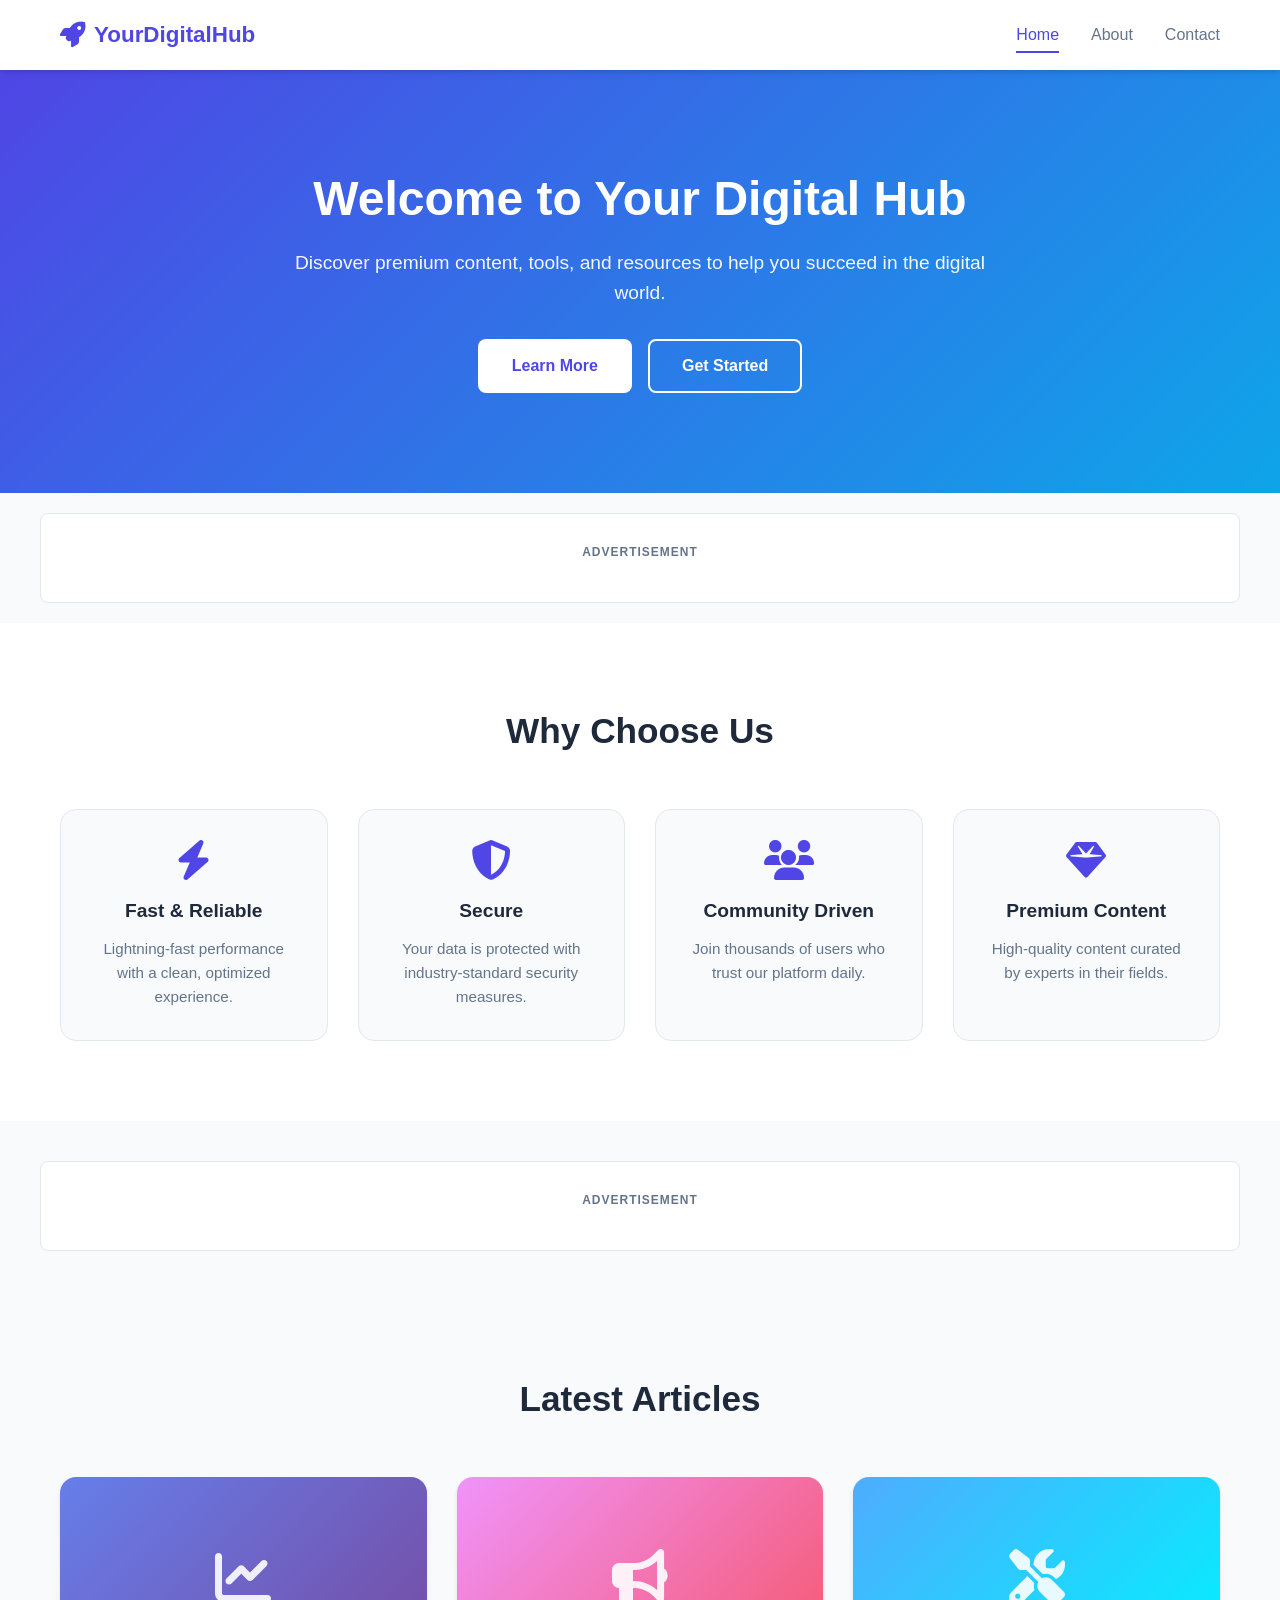
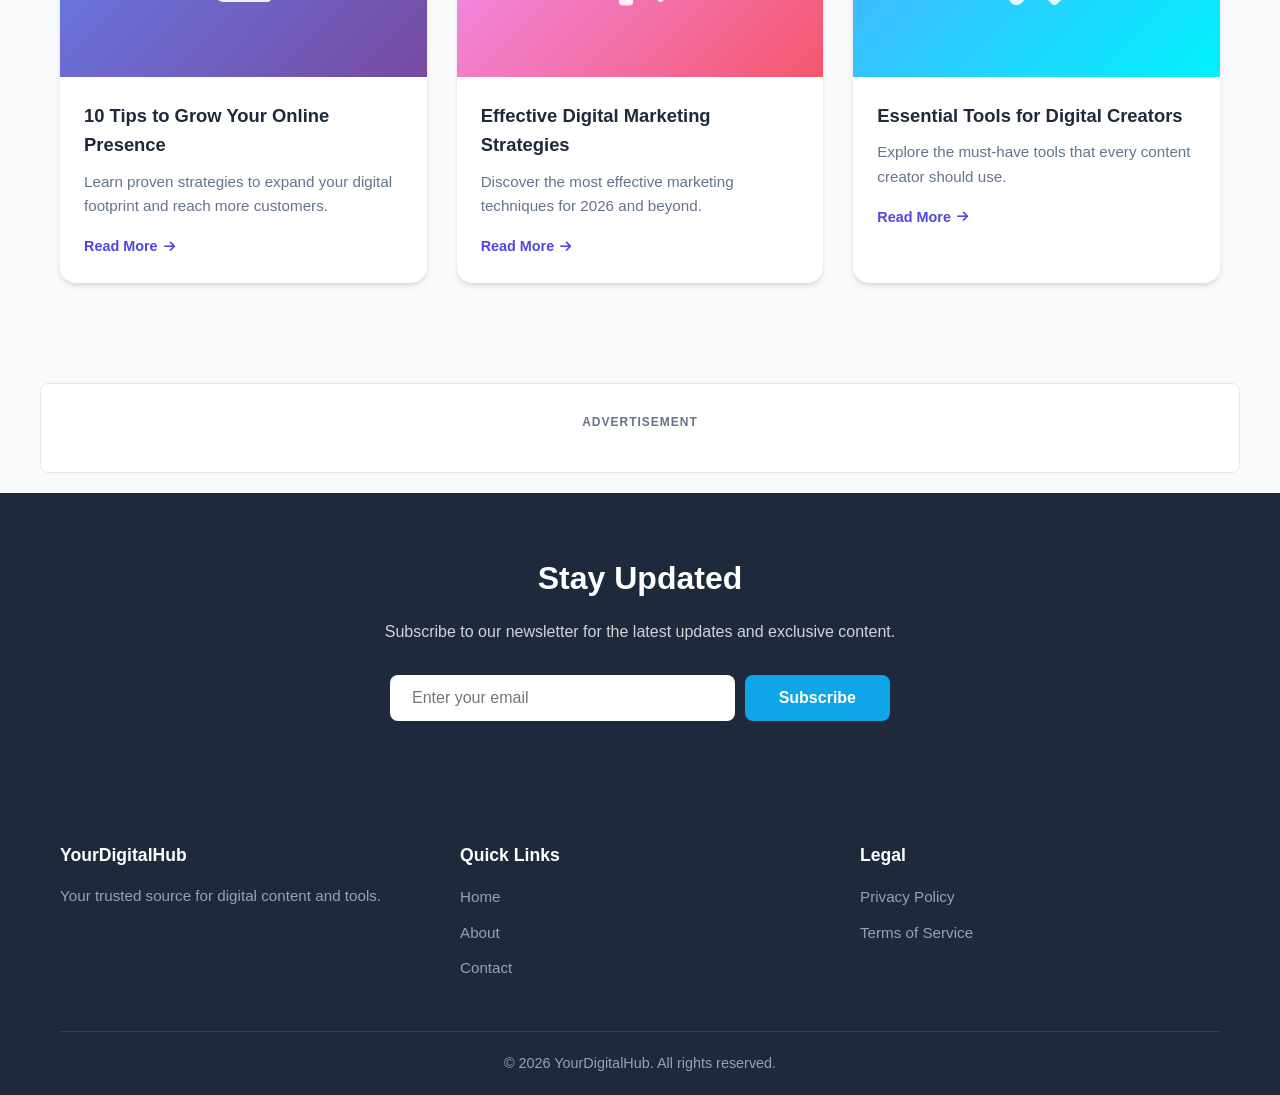
<file: index.html>
<!DOCTYPE html>
<html lang="en">
<head>
    <meta charset="UTF-8">
    <meta name="viewport" content="width=device-width, initial-scale=1.0">
    <meta name="description" content="Your Modern Digital Hub - Discover premium content, tools, and resources">
    <meta name="keywords" content="digital, content, tools, resources, blog">
    <title>Your Digital Hub | Premium Content & Tools</title>
    <!-- ===== GOOGLE ADSENSE SCRIPT ===== -->
    <!-- Replace ca-pub-XXXXXXXXXXXXXXXX with your actual AdSense Publisher ID -->
    <script async src="https://pagead2.googlesyndication.com/pagead/js/adsbygoogle.js?client=ca-pub-XXXXXXXXXXXXXXXX" crossorigin="anonymous"></script>
    <link rel="stylesheet" href="css/style.css">
    <!-- Font Awesome for icons -->
    <link rel="stylesheet" href="https://cdnjs.cloudflare.com/ajax/libs/font-awesome/6.5.1/css/all.min.css">
</head>
<body>
    <!-- ===== HEADER / NAVIGATION ===== -->
    <header class="site-header">
        <nav class="navbar">
            <div class="nav-brand">
                <a href="index.html"><i class="fas fa-rocket"></i> YourDigitalHub</a>
            </div>
            <ul class="nav-links">
                <li><a href="index.html" class="active">Home</a></li>
                <li><a href="about.html">About</a></li>
                <li><a href="contact.html">Contact</a></li>
            </ul>
            <button class="nav-toggle" aria-label="Toggle navigation">
                <i class="fas fa-bars"></i>
            </button>
        </nav>
    </header>

    <!-- ===== HERO SECTION ===== -->
    <section class="hero">
        <div class="hero-content">
            <h1>Welcome to Your Digital Hub</h1>
            <p>Discover premium content, tools, and resources to help you succeed in the digital world.</p>
            <div class="hero-buttons">
                <a href="about.html" class="btn btn-primary">Learn More</a>
                <a href="contact.html" class="btn btn-secondary">Get Started</a>
            </div>
        </div>
    </section>

    <!-- ===== TOP BANNER AD SLOT (728x90) ===== -->
    <div class="ad-slot ad-banner">
        <div class="ad-label">Advertisement</div>
        <!-- AdSense Ad Unit - Replace data-ad-client and data-ad-slot with your values -->
        <ins class="adsbygoogle"
             style="display:block"
             data-ad-client="ca-pub-XXXXXXXXXXXXXXXX"
             data-ad-slot="XXXXXXXXXX"
             data-ad-format="auto"
             data-full-width-responsive="true"></ins>
        <script>
             (adsbygoogle = window.adsbygoogle || []).push({});
        </script>
    </div>

    <!-- ===== FEATURES SECTION ===== -->
    <section class="features">
        <div class="container">
            <h2 class="section-title">Why Choose Us</h2>
            <div class="features-grid">
                <div class="feature-card">
                    <i class="fas fa-bolt"></i>
                    <h3>Fast & Reliable</h3>
                    <p>Lightning-fast performance with a clean, optimized experience.</p>
                </div>
                <div class="feature-card">
                    <i class="fas fa-shield-alt"></i>
                    <h3>Secure</h3>
                    <p>Your data is protected with industry-standard security measures.</p>
                </div>
                <div class="feature-card">
                    <i class="fas fa-users"></i>
                    <h3>Community Driven</h3>
                    <p>Join thousands of users who trust our platform daily.</p>
                </div>
                <div class="feature-card">
                    <i class="fas fa-gem"></i>
                    <h3>Premium Content</h3>
                    <p>High-quality content curated by experts in their fields.</p>
                </div>
            </div>
        </div>
    </section>

    <!-- ===== IN-CONTENT AD SLOT ===== -->
    <div class="ad-slot ad-in-content">
        <div class="ad-label">Advertisement</div>
        <ins class="adsbygoogle"
             style="display:block"
             data-ad-client="ca-pub-XXXXXXXXXXXXXXXX"
             data-ad-slot="XXXXXXXXXX"
             data-ad-format="auto"
             data-full-width-responsive="true"></ins>
        <script>
             (adsbygoogle = window.adsbygoogle || []).push({});
        </script>
    </div>

    <!-- ===== CONTENT / BLOG SECTION ===== -->
    <section class="content-section">
        <div class="container">
            <h2 class="section-title">Latest Articles</h2>
            <div class="articles-grid">
                <article class="article-card">
                    <div class="article-image" style="background: linear-gradient(135deg, #667eea, #764ba2);">
                        <i class="fas fa-chart-line"></i>
                    </div>
                    <div class="article-body">
                        <h3>10 Tips to Grow Your Online Presence</h3>
                        <p>Learn proven strategies to expand your digital footprint and reach more customers.</p>
                        <a href="#" class="read-more">Read More <i class="fas fa-arrow-right"></i></a>
                    </div>
                </article>
                <article class="article-card">
                    <div class="article-image" style="background: linear-gradient(135deg, #f093fb, #f5576c);">
                        <i class="fas fa-bullhorn"></i>
                    </div>
                    <div class="article-body">
                        <h3>Effective Digital Marketing Strategies</h3>
                        <p>Discover the most effective marketing techniques for 2026 and beyond.</p>
                        <a href="#" class="read-more">Read More <i class="fas fa-arrow-right"></i></a>
                    </div>
                </article>
                <article class="article-card">
                    <div class="article-image" style="background: linear-gradient(135deg, #4facfe, #00f2fe);">
                        <i class="fas fa-tools"></i>
                    </div>
                    <div class="article-body">
                        <h3>Essential Tools for Digital Creators</h3>
                        <p>Explore the must-have tools that every content creator should use.</p>
                        <a href="#" class="read-more">Read More <i class="fas fa-arrow-right"></i></a>
                    </div>
                </article>
            </div>
        </div>
    </section>

    <!-- ===== BOTTOM BANNER AD SLOT ===== -->
    <div class="ad-slot ad-banner">
        <div class="ad-label">Advertisement</div>
        <ins class="adsbygoogle"
             style="display:block"
             data-ad-client="ca-pub-XXXXXXXXXXXXXXXX"
             data-ad-slot="XXXXXXXXXX"
             data-ad-format="auto"
             data-full-width-responsive="true"></ins>
        <script>
             (adsbygoogle = window.adsbygoogle || []).push({});
        </script>
    </div>

    <!-- ===== NEWSLETTER SECTION ===== -->
    <section class="newsletter">
        <div class="container">
            <h2>Stay Updated</h2>
            <p>Subscribe to our newsletter for the latest updates and exclusive content.</p>
            <form class="newsletter-form" id="newsletterForm">
                <input type="email" placeholder="Enter your email" required>
                <button type="submit" class="btn btn-primary">Subscribe</button>
            </form>
        </div>
    </section>

    <!-- ===== FOOTER ===== -->
    <footer class="site-footer">
        <div class="container">
            <div class="footer-grid">
                <div class="footer-col">
                    <h4>YourDigitalHub</h4>
                    <p>Your trusted source for digital content and tools.</p>
                </div>
                <div class="footer-col">
                    <h4>Quick Links</h4>
                    <ul>
                        <li><a href="index.html">Home</a></li>
                        <li><a href="about.html">About</a></li>
                        <li><a href="contact.html">Contact</a></li>
                    </ul>
                </div>
                <div class="footer-col">
                    <h4>Legal</h4>
                    <ul>
                        <li><a href="privacy-policy.html">Privacy Policy</a></li>
                        <li><a href="terms.html">Terms of Service</a></li>
                    </ul>
                </div>
            </div>
            <div class="footer-bottom">
                <p>&copy; 2026 YourDigitalHub. All rights reserved.</p>
            </div>
        </div>
    </footer>

    <script src="js/main.js"></script>
</body>
</html>
</file>
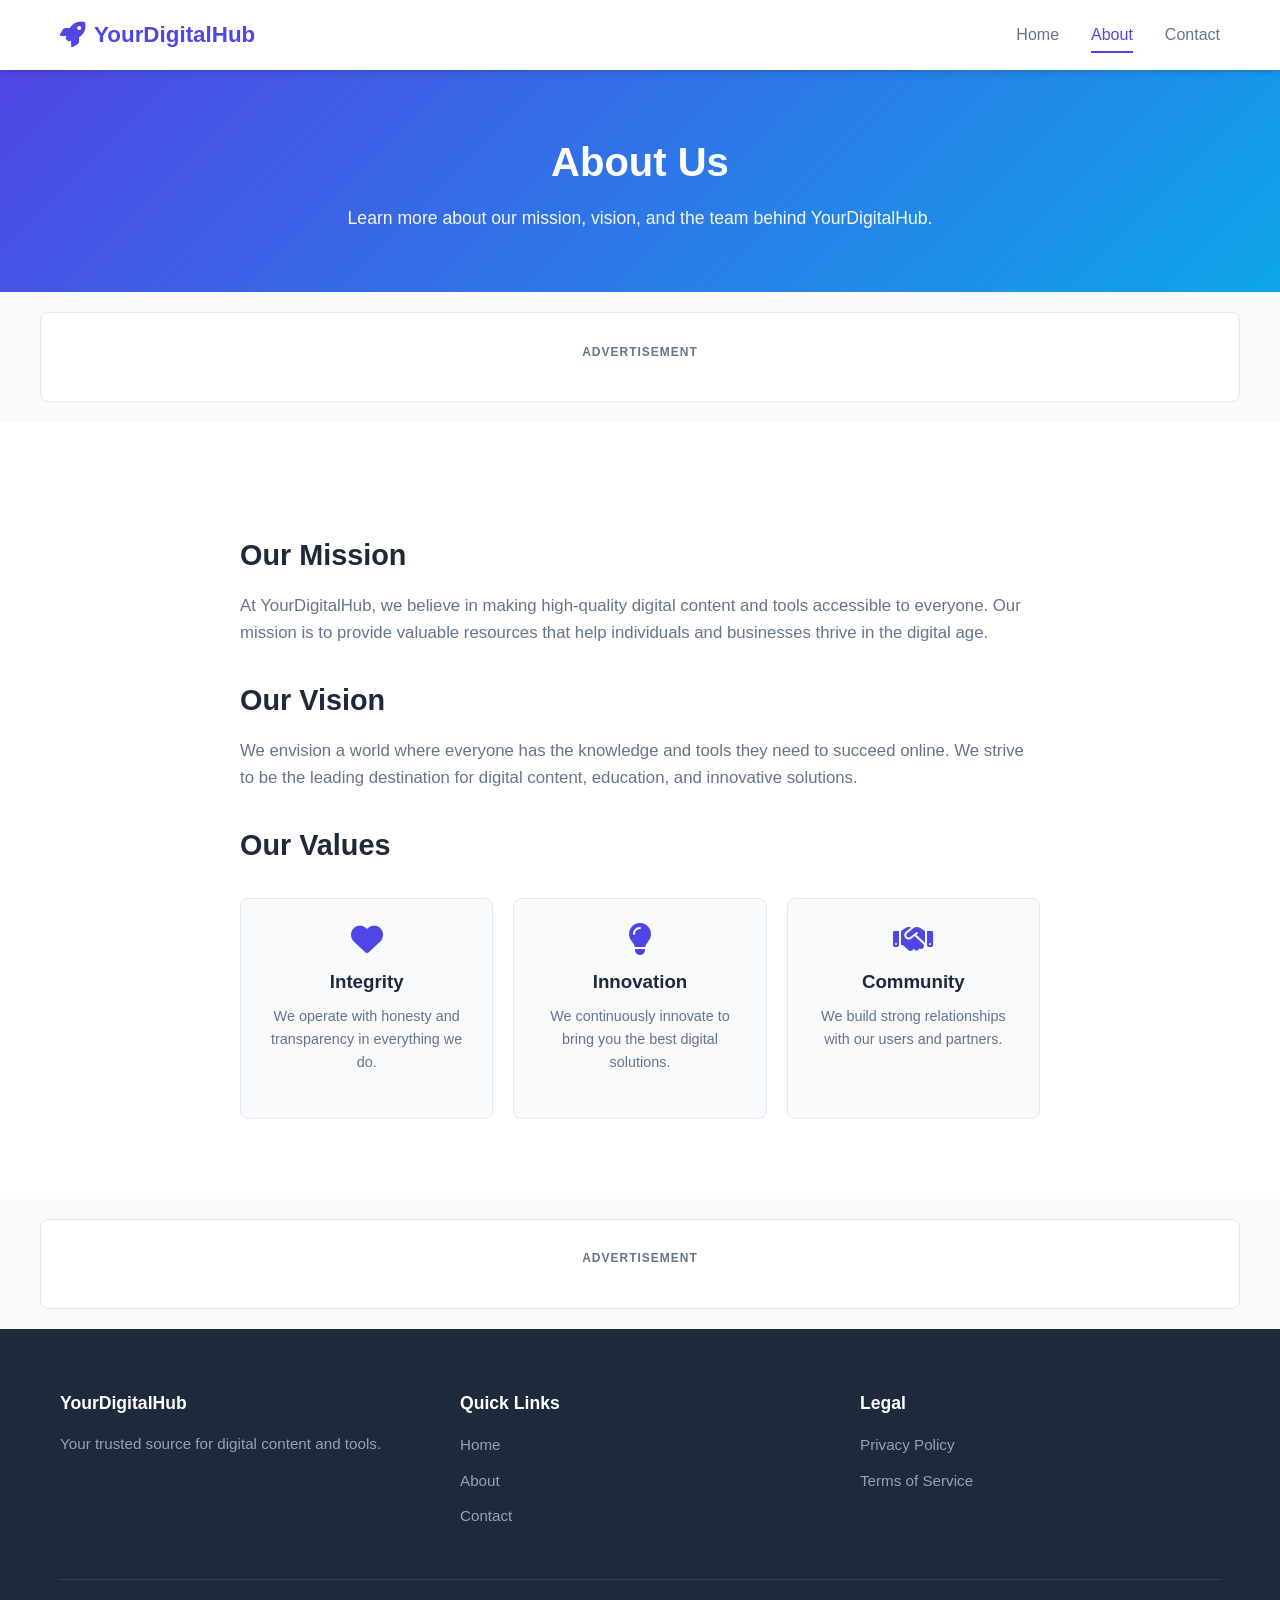
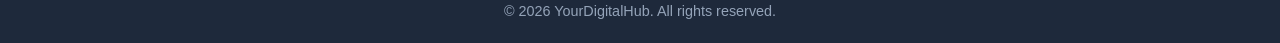
<file: about.html>
<!DOCTYPE html>
<html lang="en">
<head>
    <meta charset="UTF-8">
    <meta name="viewport" content="width=device-width, initial-scale=1.0">
    <meta name="description" content="About YourDigitalHub - Learn more about our mission and team">
    <title>About Us | YourDigitalHub</title>
    <script async src="https://pagead2.googlesyndication.com/pagead/js/adsbygoogle.js?client=ca-pub-XXXXXXXXXXXXXXXX" crossorigin="anonymous"></script>
    <link rel="stylesheet" href="css/style.css">
    <link rel="stylesheet" href="https://cdnjs.cloudflare.com/ajax/libs/font-awesome/6.5.1/css/all.min.css">
</head>
<body>
    <header class="site-header">
        <nav class="navbar">
            <div class="nav-brand">
                <a href="index.html"><i class="fas fa-rocket"></i> YourDigitalHub</a>
            </div>
            <ul class="nav-links">
                <li><a href="index.html">Home</a></li>
                <li><a href="about.html" class="active">About</a></li>
                <li><a href="contact.html">Contact</a></li>
            </ul>
            <button class="nav-toggle" aria-label="Toggle navigation">
                <i class="fas fa-bars"></i>
            </button>
        </nav>
    </header>

    <section class="page-hero">
        <div class="container">
            <h1>About Us</h1>
            <p>Learn more about our mission, vision, and the team behind YourDigitalHub.</p>
        </div>
    </section>

    <div class="ad-slot ad-banner">
        <div class="ad-label">Advertisement</div>
        <ins class="adsbygoogle"
             style="display:block"
             data-ad-client="ca-pub-XXXXXXXXXXXXXXXX"
             data-ad-slot="XXXXXXXXXX"
             data-ad-format="auto"
             data-full-width-responsive="true"></ins>
        <script>
             (adsbygoogle = window.adsbygoogle || []).push({});
        </script>
    </div>

    <section class="about-section">
        <div class="container">
            <div class="about-content">
                <h2>Our Mission</h2>
                <p>At YourDigitalHub, we believe in making high-quality digital content and tools accessible to everyone. Our mission is to provide valuable resources that help individuals and businesses thrive in the digital age.</p>
                
                <h2>Our Vision</h2>
                <p>We envision a world where everyone has the knowledge and tools they need to succeed online. We strive to be the leading destination for digital content, education, and innovative solutions.</p>
                
                <h2>Our Values</h2>
                <div class="values-grid">
                    <div class="value-item">
                        <i class="fas fa-heart"></i>
                        <h3>Integrity</h3>
                        <p>We operate with honesty and transparency in everything we do.</p>
                    </div>
                    <div class="value-item">
                        <i class="fas fa-lightbulb"></i>
                        <h3>Innovation</h3>
                        <p>We continuously innovate to bring you the best digital solutions.</p>
                    </div>
                    <div class="value-item">
                        <i class="fas fa-handshake"></i>
                        <h3>Community</h3>
                        <p>We build strong relationships with our users and partners.</p>
                    </div>
                </div>
            </div>
        </div>
    </section>

    <div class="ad-slot ad-banner">
        <div class="ad-label">Advertisement</div>
        <ins class="adsbygoogle"
             style="display:block"
             data-ad-client="ca-pub-XXXXXXXXXXXXXXXX"
             data-ad-slot="XXXXXXXXXX"
             data-ad-format="auto"
             data-full-width-responsive="true"></ins>
        <script>
             (adsbygoogle = window.adsbygoogle || []).push({});
        </script>
    </div>

    <footer class="site-footer">
        <div class="container">
            <div class="footer-grid">
                <div class="footer-col">
                    <h4>YourDigitalHub</h4>
                    <p>Your trusted source for digital content and tools.</p>
                </div>
                <div class="footer-col">
                    <h4>Quick Links</h4>
                    <ul>
                        <li><a href="index.html">Home</a></li>
                        <li><a href="about.html">About</a></li>
                        <li><a href="contact.html">Contact</a></li>
                    </ul>
                </div>
                <div class="footer-col">
                    <h4>Legal</h4>
                    <ul>
                        <li><a href="privacy-policy.html">Privacy Policy</a></li>
                        <li><a href="terms.html">Terms of Service</a></li>
                    </ul>
                </div>
            </div>
            <div class="footer-bottom">
                <p>&copy; 2026 YourDigitalHub. All rights reserved.</p>
            </div>
        </div>
    </footer>

    <script src="js/main.js"></script>
</body>
</html>
</file>
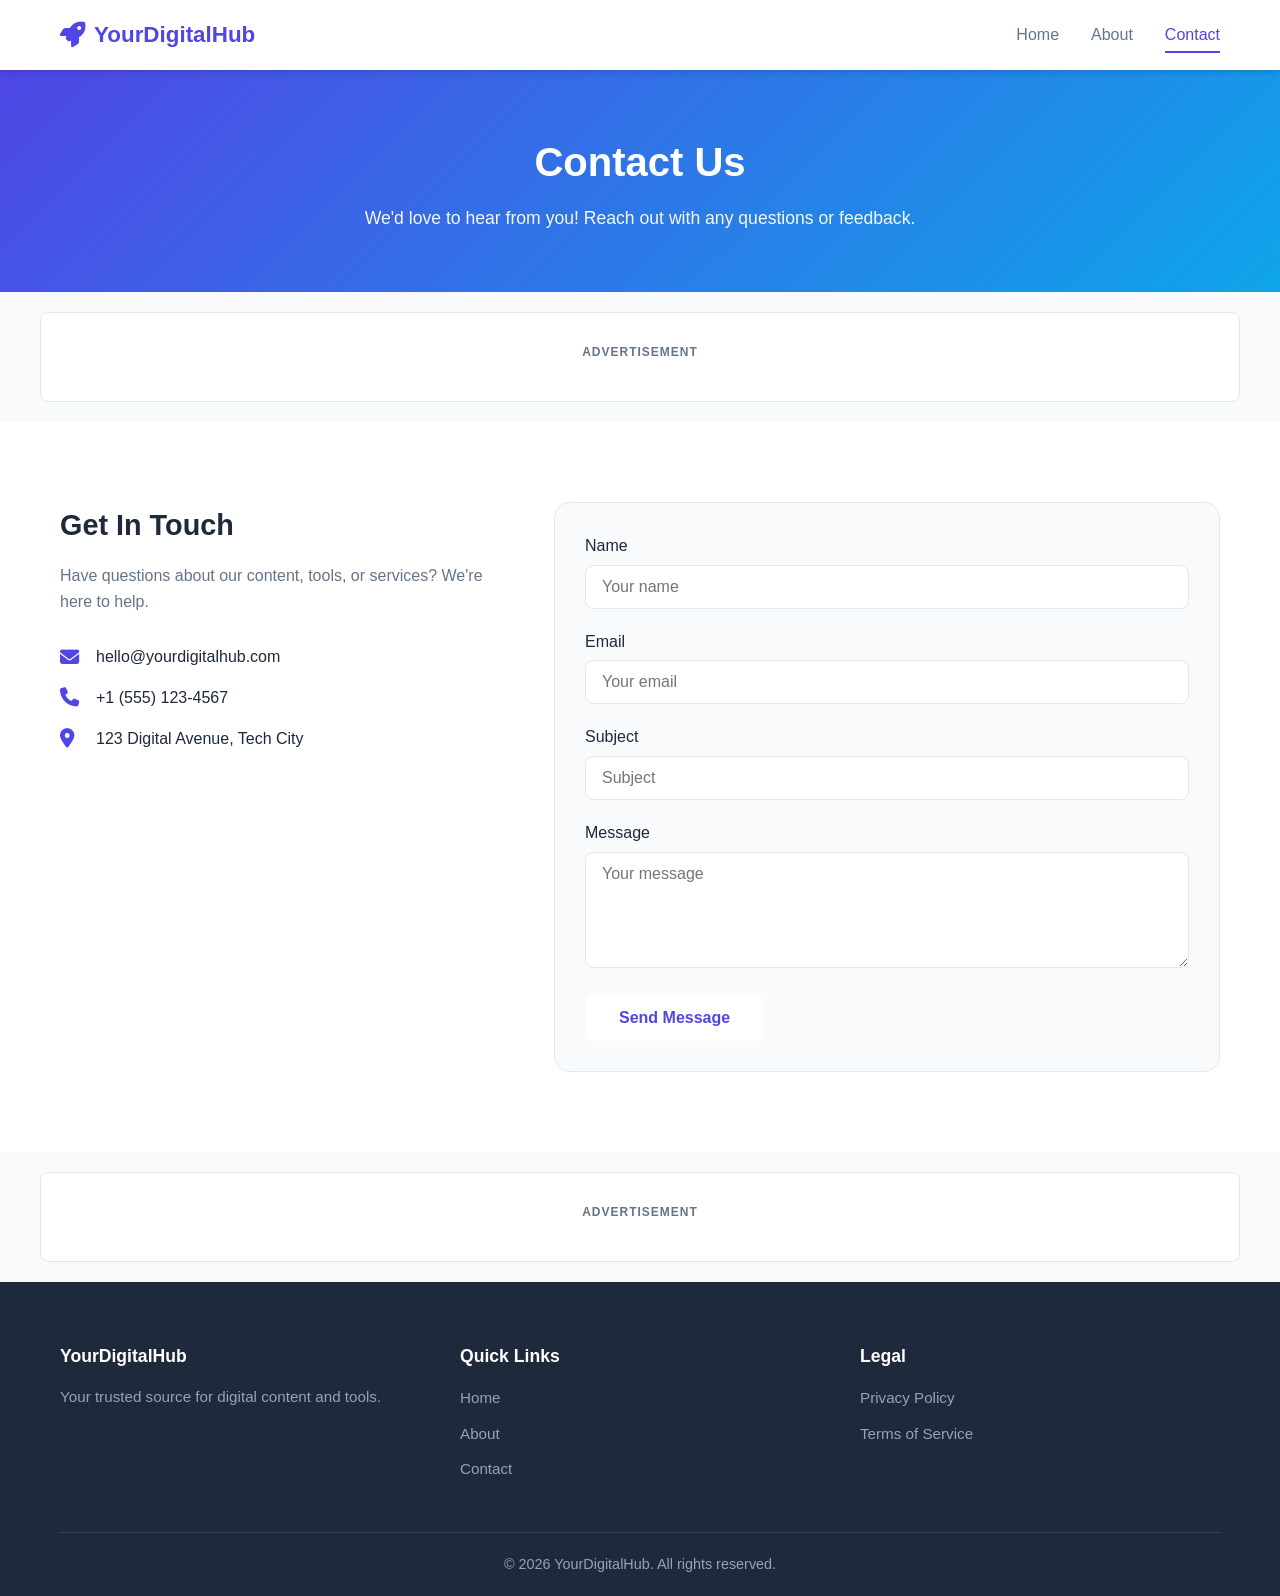
<file: contact.html>
<!DOCTYPE html>
<html lang="en">
<head>
    <meta charset="UTF-8">
    <meta name="viewport" content="width=device-width, initial-scale=1.0">
    <meta name="description" content="Contact YourDigitalHub - Get in touch with our team">
    <title>Contact Us | YourDigitalHub</title>
    <script async src="https://pagead2.googlesyndication.com/pagead/js/adsbygoogle.js?client=ca-pub-XXXXXXXXXXXXXXXX" crossorigin="anonymous"></script>
    <link rel="stylesheet" href="css/style.css">
    <link rel="stylesheet" href="https://cdnjs.cloudflare.com/ajax/libs/font-awesome/6.5.1/css/all.min.css">
</head>
<body>
    <header class="site-header">
        <nav class="navbar">
            <div class="nav-brand">
                <a href="index.html"><i class="fas fa-rocket"></i> YourDigitalHub</a>
            </div>
            <ul class="nav-links">
                <li><a href="index.html">Home</a></li>
                <li><a href="about.html">About</a></li>
                <li><a href="contact.html" class="active">Contact</a></li>
            </ul>
            <button class="nav-toggle" aria-label="Toggle navigation">
                <i class="fas fa-bars"></i>
            </button>
        </nav>
    </header>

    <section class="page-hero">
        <div class="container">
            <h1>Contact Us</h1>
            <p>We'd love to hear from you! Reach out with any questions or feedback.</p>
        </div>
    </section>

    <div class="ad-slot ad-banner">
        <div class="ad-label">Advertisement</div>
        <ins class="adsbygoogle"
             style="display:block"
             data-ad-client="ca-pub-XXXXXXXXXXXXXXXX"
             data-ad-slot="XXXXXXXXXX"
             data-ad-format="auto"
             data-full-width-responsive="true"></ins>
        <script>
             (adsbygoogle = window.adsbygoogle || []).push({});
        </script>
    </div>

    <section class="contact-section">
        <div class="container">
            <div class="contact-grid">
                <div class="contact-info">
                    <h2>Get In Touch</h2>
                    <p>Have questions about our content, tools, or services? We're here to help.</p>
                    <div class="contact-details">
                        <div class="contact-item">
                            <i class="fas fa-envelope"></i>
                            <span>hello@yourdigitalhub.com</span>
                        </div>
                        <div class="contact-item">
                            <i class="fas fa-phone"></i>
                            <span>+1 (555) 123-4567</span>
                        </div>
                        <div class="contact-item">
                            <i class="fas fa-map-marker-alt"></i>
                            <span>123 Digital Avenue, Tech City</span>
                        </div>
                    </div>
                </div>
                <div class="contact-form-wrapper">
                    <form class="contact-form" id="contactForm">
                        <div class="form-group">
                            <label for="name">Name</label>
                            <input type="text" id="name" name="name" placeholder="Your name" required>
                        </div>
                        <div class="form-group">
                            <label for="email">Email</label>
                            <input type="email" id="email" name="email" placeholder="Your email" required>
                        </div>
                        <div class="form-group">
                            <label for="subject">Subject</label>
                            <input type="text" id="subject" name="subject" placeholder="Subject" required>
                        </div>
                        <div class="form-group">
                            <label for="message">Message</label>
                            <textarea id="message" name="message" rows="5" placeholder="Your message" required></textarea>
                        </div>
                        <button type="submit" class="btn btn-primary">Send Message</button>
                    </form>
                </div>
            </div>
        </div>
    </section>

    <div class="ad-slot ad-banner">
        <div class="ad-label">Advertisement</div>
        <ins class="adsbygoogle"
             style="display:block"
             data-ad-client="ca-pub-XXXXXXXXXXXXXXXX"
             data-ad-slot="XXXXXXXXXX"
             data-ad-format="auto"
             data-full-width-responsive="true"></ins>
        <script>
             (adsbygoogle = window.adsbygoogle || []).push({});
        </script>
    </div>

    <footer class="site-footer">
        <div class="container">
            <div class="footer-grid">
                <div class="footer-col">
                    <h4>YourDigitalHub</h4>
                    <p>Your trusted source for digital content and tools.</p>
                </div>
                <div class="footer-col">
                    <h4>Quick Links</h4>
                    <ul>
                        <li><a href="index.html">Home</a></li>
                        <li><a href="about.html">About</a></li>
                        <li><a href="contact.html">Contact</a></li>
                    </ul>
                </div>
                <div class="footer-col">
                    <h4>Legal</h4>
                    <ul>
                        <li><a href="privacy-policy.html">Privacy Policy</a></li>
                        <li><a href="terms.html">Terms of Service</a></li>
                    </ul>
                </div>
            </div>
            <div class="footer-bottom">
                <p>&copy; 2026 YourDigitalHub. All rights reserved.</p>
            </div>
        </div>
    </footer>

    <script src="js/main.js"></script>
</body>
</html>
</file>
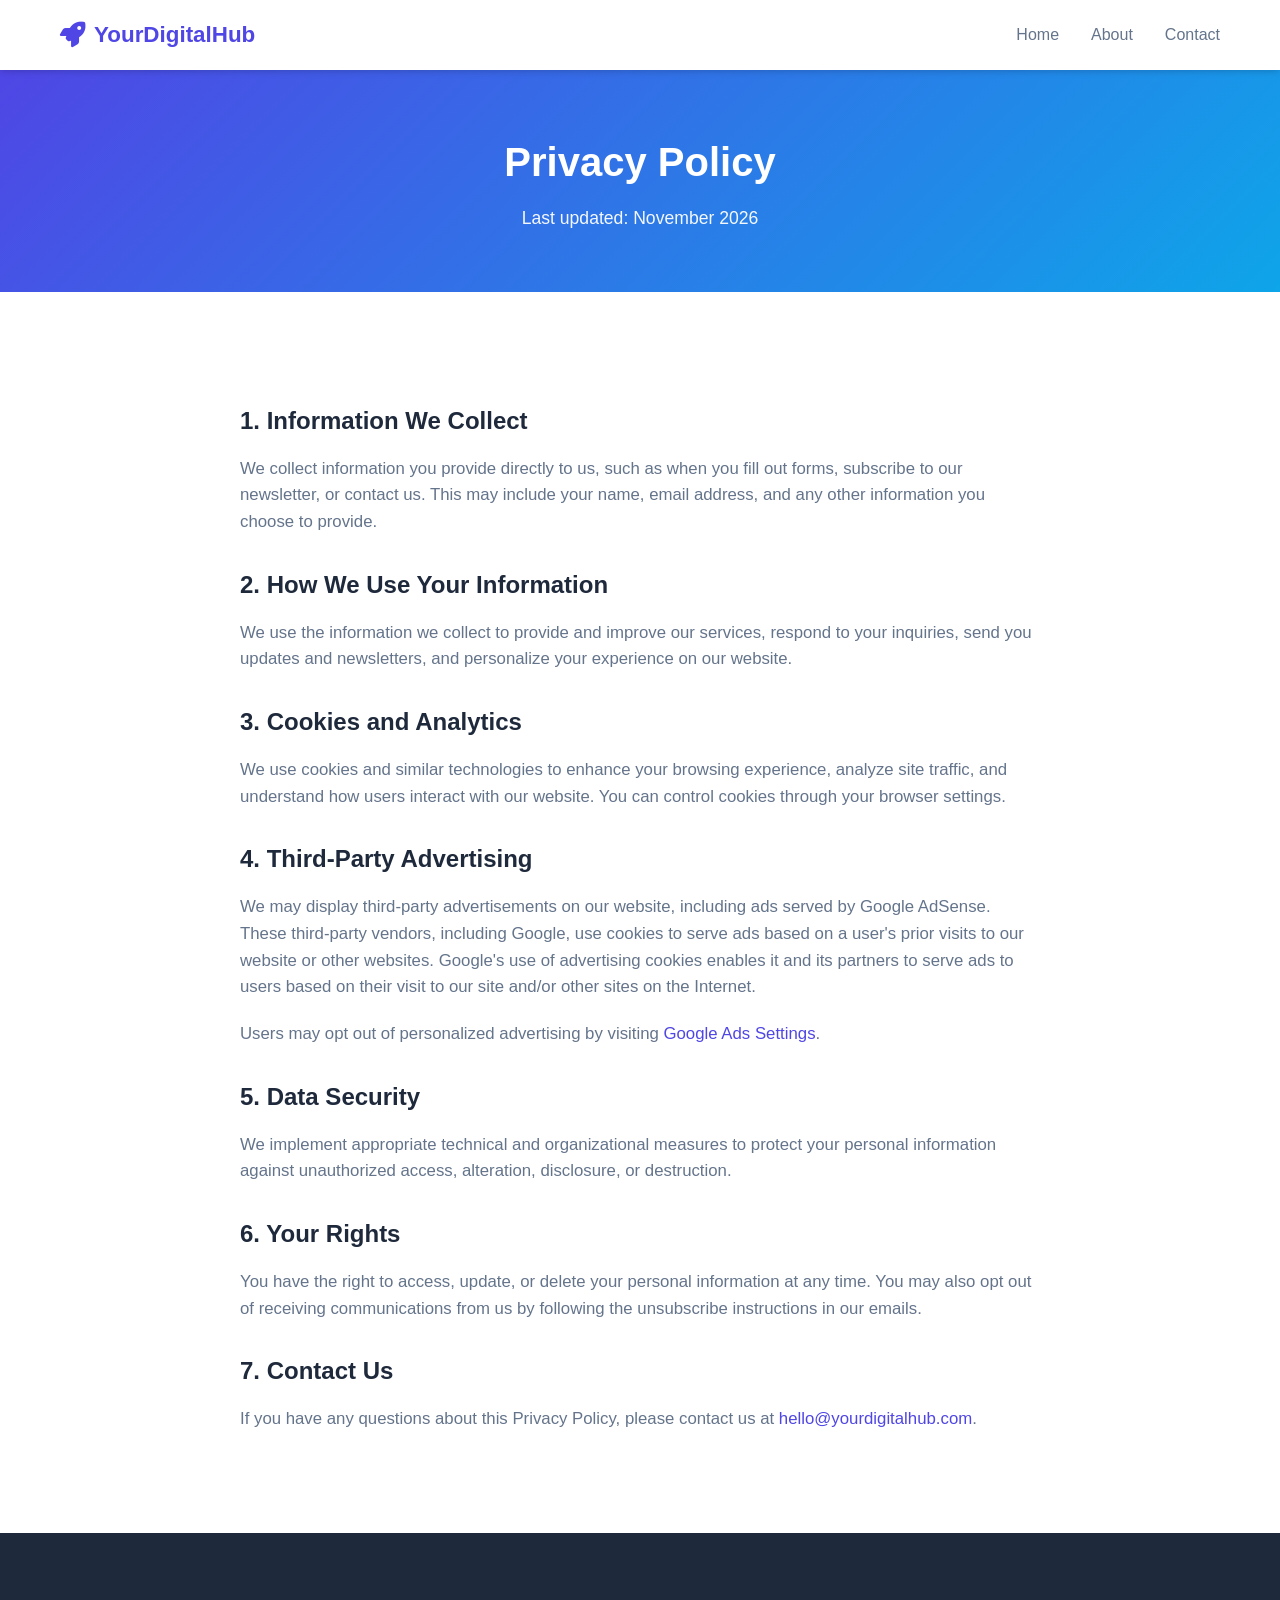
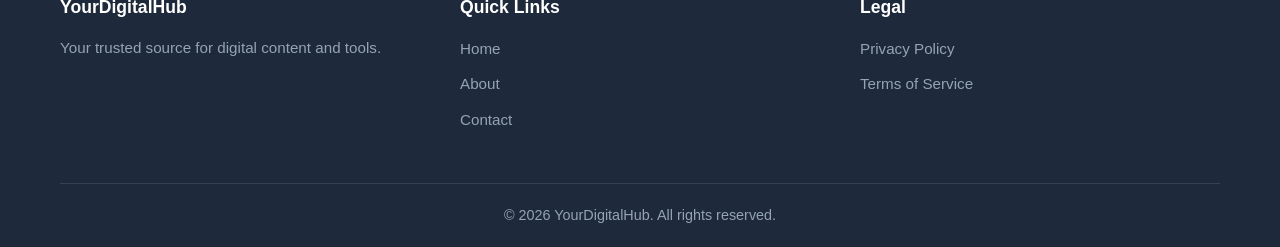
<file: privacy-policy.html>
<!DOCTYPE html>
<html lang="en">
<head>
    <meta charset="UTF-8">
    <meta name="viewport" content="width=device-width, initial-scale=1.0">
    <meta name="description" content="Privacy Policy for YourDigitalHub">
    <title>Privacy Policy | YourDigitalHub</title>
    <script async src="https://pagead2.googlesyndication.com/pagead/js/adsbygoogle.js?client=ca-pub-XXXXXXXXXXXXXXXX" crossorigin="anonymous"></script>
    <link rel="stylesheet" href="css/style.css">
    <link rel="stylesheet" href="https://cdnjs.cloudflare.com/ajax/libs/font-awesome/6.5.1/css/all.min.css">
</head>
<body>
    <header class="site-header">
        <nav class="navbar">
            <div class="nav-brand">
                <a href="index.html"><i class="fas fa-rocket"></i> YourDigitalHub</a>
            </div>
            <ul class="nav-links">
                <li><a href="index.html">Home</a></li>
                <li><a href="about.html">About</a></li>
                <li><a href="contact.html">Contact</a></li>
            </ul>
            <button class="nav-toggle" aria-label="Toggle navigation">
                <i class="fas fa-bars"></i>
            </button>
        </nav>
    </header>

    <section class="page-hero">
        <div class="container">
            <h1>Privacy Policy</h1>
            <p>Last updated: November 2026</p>
        </div>
    </section>

    <section class="legal-section">
        <div class="container">
            <div class="legal-content">
                <h2>1. Information We Collect</h2>
                <p>We collect information you provide directly to us, such as when you fill out forms, subscribe to our newsletter, or contact us. This may include your name, email address, and any other information you choose to provide.</p>

                <h2>2. How We Use Your Information</h2>
                <p>We use the information we collect to provide and improve our services, respond to your inquiries, send you updates and newsletters, and personalize your experience on our website.</p>

                <h2>3. Cookies and Analytics</h2>
                <p>We use cookies and similar technologies to enhance your browsing experience, analyze site traffic, and understand how users interact with our website. You can control cookies through your browser settings.</p>

                <h2>4. Third-Party Advertising</h2>
                <p>We may display third-party advertisements on our website, including ads served by Google AdSense. These third-party vendors, including Google, use cookies to serve ads based on a user's prior visits to our website or other websites. Google's use of advertising cookies enables it and its partners to serve ads to users based on their visit to our site and/or other sites on the Internet.</p>
                <p>Users may opt out of personalized advertising by visiting <a href="https://www.google.com/settings/ads" target="_blank" rel="noopener">Google Ads Settings</a>.</p>

                <h2>5. Data Security</h2>
                <p>We implement appropriate technical and organizational measures to protect your personal information against unauthorized access, alteration, disclosure, or destruction.</p>

                <h2>6. Your Rights</h2>
                <p>You have the right to access, update, or delete your personal information at any time. You may also opt out of receiving communications from us by following the unsubscribe instructions in our emails.</p>

                <h2>7. Contact Us</h2>
                <p>If you have any questions about this Privacy Policy, please contact us at <a href="mailto:hello@yourdigitalhub.com">hello@yourdigitalhub.com</a>.</p>
            </div>
        </div>
    </section>

    <footer class="site-footer">
        <div class="container">
            <div class="footer-grid">
                <div class="footer-col">
                    <h4>YourDigitalHub</h4>
                    <p>Your trusted source for digital content and tools.</p>
                </div>
                <div class="footer-col">
                    <h4>Quick Links</h4>
                    <ul>
                        <li><a href="index.html">Home</a></li>
                        <li><a href="about.html">About</a></li>
                        <li><a href="contact.html">Contact</a></li>
                    </ul>
                </div>
                <div class="footer-col">
                    <h4>Legal</h4>
                    <ul>
                        <li><a href="privacy-policy.html">Privacy Policy</a></li>
                        <li><a href="terms.html">Terms of Service</a></li>
                    </ul>
                </div>
            </div>
            <div class="footer-bottom">
                <p>&copy; 2026 YourDigitalHub. All rights reserved.</p>
            </div>
        </div>
    </footer>

    <script src="js/main.js"></script>
</body>
</html>
</file>
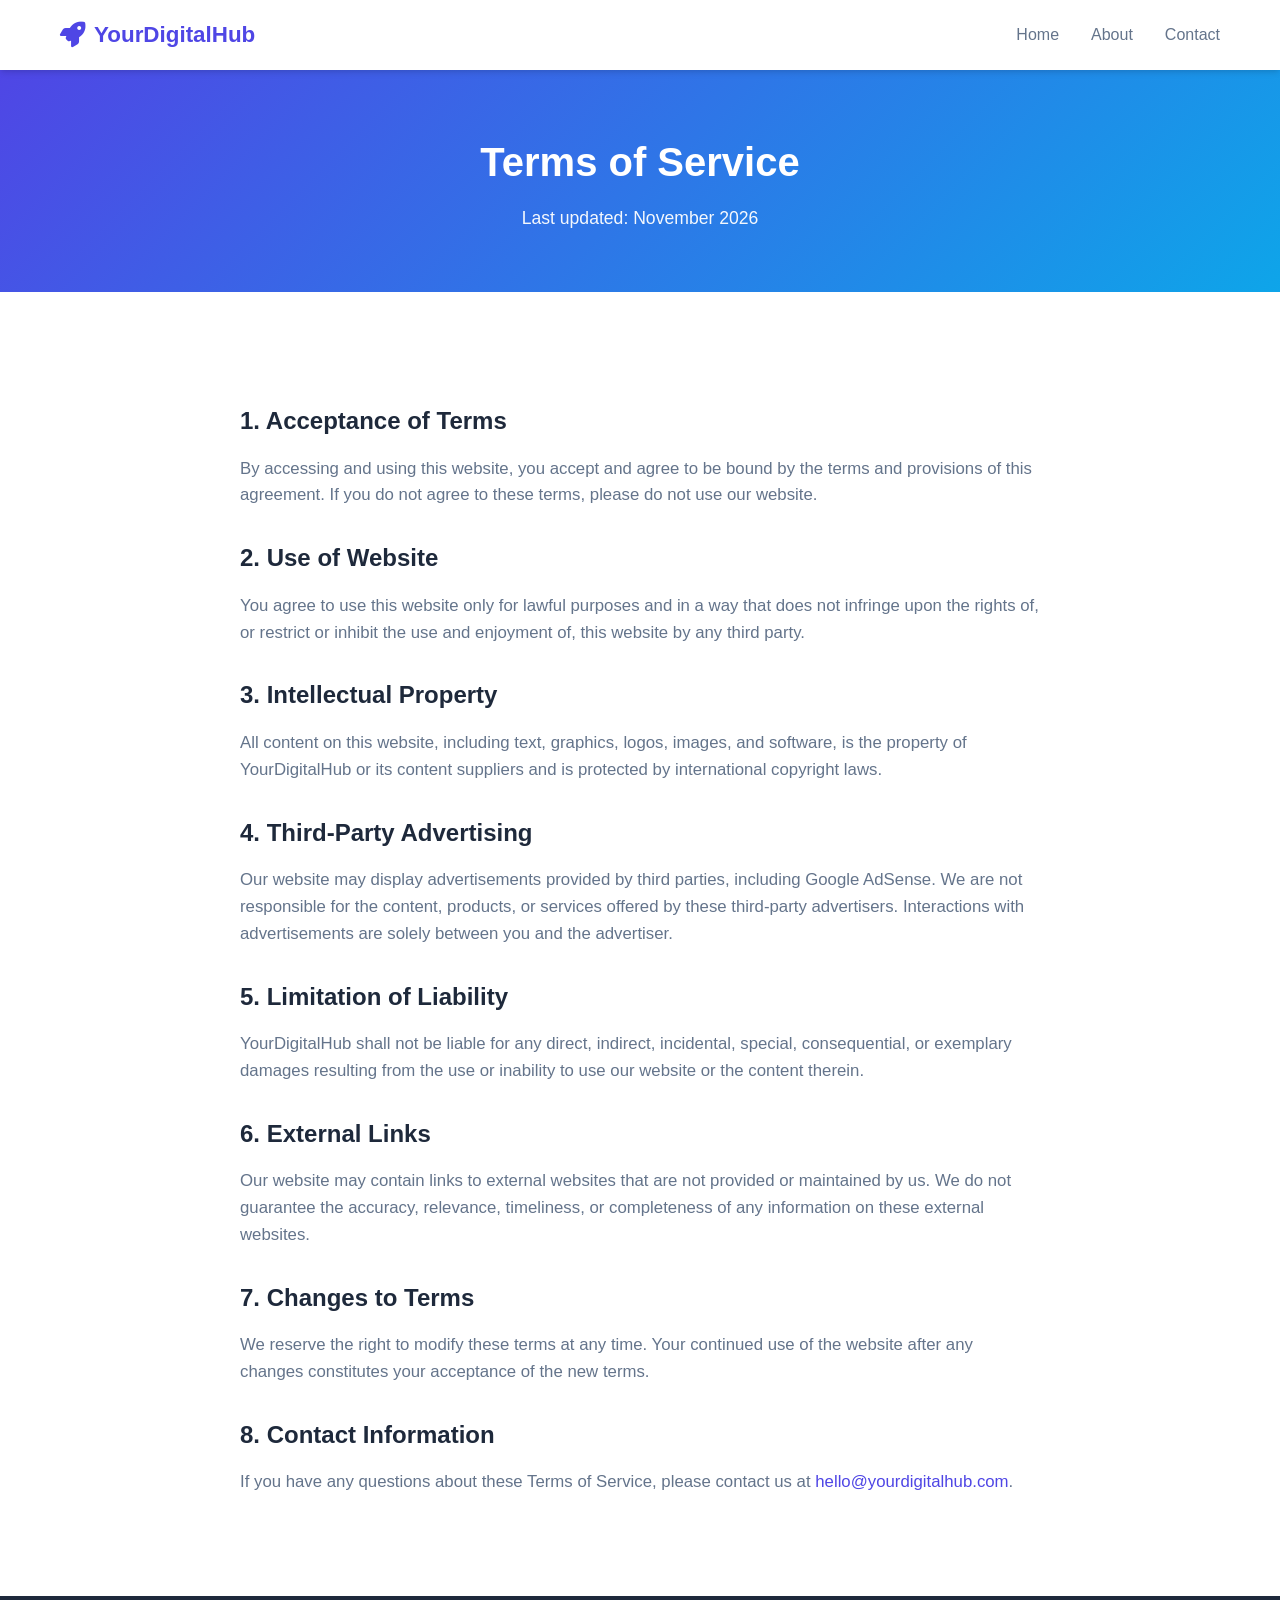
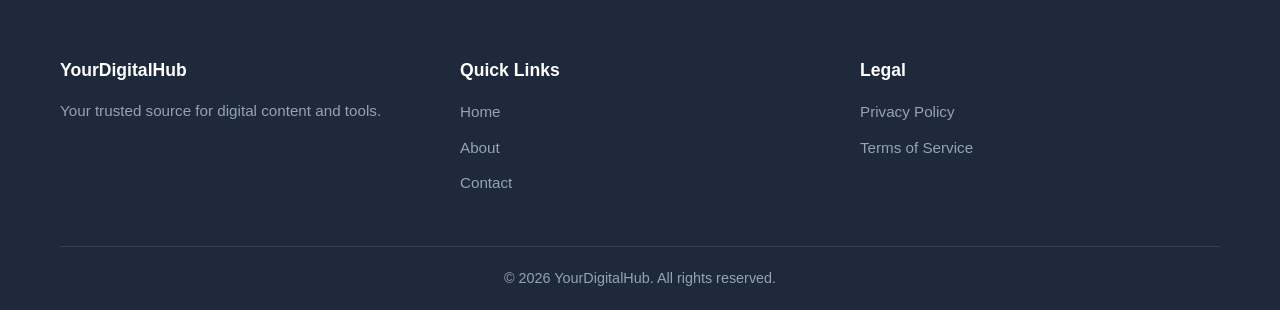
<file: terms.html>
<!DOCTYPE html>
<html lang="en">
<head>
    <meta charset="UTF-8">
    <meta name="viewport" content="width=device-width, initial-scale=1.0">
    <meta name="description" content="Terms of Service for YourDigitalHub">
    <title>Terms of Service | YourDigitalHub</title>
    <script async src="https://pagead2.googlesyndication.com/pagead/js/adsbygoogle.js?client=ca-pub-XXXXXXXXXXXXXXXX" crossorigin="anonymous"></script>
    <link rel="stylesheet" href="css/style.css">
    <link rel="stylesheet" href="https://cdnjs.cloudflare.com/ajax/libs/font-awesome/6.5.1/css/all.min.css">
</head>
<body>
    <header class="site-header">
        <nav class="navbar">
            <div class="nav-brand">
                <a href="index.html"><i class="fas fa-rocket"></i> YourDigitalHub</a>
            </div>
            <ul class="nav-links">
                <li><a href="index.html">Home</a></li>
                <li><a href="about.html">About</a></li>
                <li><a href="contact.html">Contact</a></li>
            </ul>
            <button class="nav-toggle" aria-label="Toggle navigation">
                <i class="fas fa-bars"></i>
            </button>
        </nav>
    </header>

    <section class="page-hero">
        <div class="container">
            <h1>Terms of Service</h1>
            <p>Last updated: November 2026</p>
        </div>
    </section>

    <section class="legal-section">
        <div class="container">
            <div class="legal-content">
                <h2>1. Acceptance of Terms</h2>
                <p>By accessing and using this website, you accept and agree to be bound by the terms and provisions of this agreement. If you do not agree to these terms, please do not use our website.</p>

                <h2>2. Use of Website</h2>
                <p>You agree to use this website only for lawful purposes and in a way that does not infringe upon the rights of, or restrict or inhibit the use and enjoyment of, this website by any third party.</p>

                <h2>3. Intellectual Property</h2>
                <p>All content on this website, including text, graphics, logos, images, and software, is the property of YourDigitalHub or its content suppliers and is protected by international copyright laws.</p>

                <h2>4. Third-Party Advertising</h2>
                <p>Our website may display advertisements provided by third parties, including Google AdSense. We are not responsible for the content, products, or services offered by these third-party advertisers. Interactions with advertisements are solely between you and the advertiser.</p>

                <h2>5. Limitation of Liability</h2>
                <p>YourDigitalHub shall not be liable for any direct, indirect, incidental, special, consequential, or exemplary damages resulting from the use or inability to use our website or the content therein.</p>

                <h2>6. External Links</h2>
                <p>Our website may contain links to external websites that are not provided or maintained by us. We do not guarantee the accuracy, relevance, timeliness, or completeness of any information on these external websites.</p>

                <h2>7. Changes to Terms</h2>
                <p>We reserve the right to modify these terms at any time. Your continued use of the website after any changes constitutes your acceptance of the new terms.</p>

                <h2>8. Contact Information</h2>
                <p>If you have any questions about these Terms of Service, please contact us at <a href="mailto:hello@yourdigitalhub.com">hello@yourdigitalhub.com</a>.</p>
            </div>
        </div>
    </section>

    <footer class="site-footer">
        <div class="container">
            <div class="footer-grid">
                <div class="footer-col">
                    <h4>YourDigitalHub</h4>
                    <p>Your trusted source for digital content and tools.</p>
                </div>
                <div class="footer-col">
                    <h4>Quick Links</h4>
                    <ul>
                        <li><a href="index.html">Home</a></li>
                        <li><a href="about.html">About</a></li>
                        <li><a href="contact.html">Contact</a></li>
                    </ul>
                </div>
                <div class="footer-col">
                    <h4>Legal</h4>
                    <ul>
                        <li><a href="privacy-policy.html">Privacy Policy</a></li>
                        <li><a href="terms.html">Terms of Service</a></li>
                    </ul>
                </div>
            </div>
            <div class="footer-bottom">
                <p>&copy; 2026 YourDigitalHub. All rights reserved.</p>
            </div>
        </div>
    </footer>

    <script src="js/main.js"></script>
</body>
</html>
</file>
<file: css/style.css>
/* ===== RESET & BASE STYLES ===== */
* {
    margin: 0;
    padding: 0;
    box-sizing: border-box;
}

:root {
    --primary: #4f46e5;
    --primary-dark: #4338ca;
    --secondary: #0ea5e9;
    --dark: #1e293b;
    --light: #f8fafc;
    --gray: #64748b;
    --border: #e2e8f0;
    --white: #ffffff;
    --shadow: 0 4px 6px -1px rgba(0, 0, 0, 0.1), 0 2px 4px -1px rgba(0, 0, 0, 0.06);
    --shadow-lg: 0 10px 15px -3px rgba(0, 0, 0, 0.1), 0 4px 6px -2px rgba(0, 0, 0, 0.05);
    --radius: 8px;
    --radius-lg: 16px;
}

html {
    scroll-behavior: smooth;
}

body {
    font-family: -apple-system, BlinkMacSystemFont, 'Segoe UI', Roboto, 'Helvetica Neue', Arial, sans-serif;
    line-height: 1.6;
    color: var(--dark);
    background-color: var(--light);
}

a {
    text-decoration: none;
    color: inherit;
    transition: color 0.3s ease;
}

ul {
    list-style: none;
}

img {
    max-width: 100%;
    height: auto;
}

.container {
    max-width: 1200px;
    margin: 0 auto;
    padding: 0 20px;
}

/* ===== HEADER & NAVIGATION ===== */
.site-header {
    background: var(--white);
    box-shadow: var(--shadow);
    position: sticky;
    top: 0;
    z-index: 1000;
}

.navbar {
    max-width: 1200px;
    margin: 0 auto;
    padding: 0 20px;
    display: flex;
    align-items: center;
    justify-content: space-between;
    height: 70px;
}

.nav-brand a {
    font-size: 1.4rem;
    font-weight: 700;
    color: var(--primary);
    display: flex;
    align-items: center;
    gap: 8px;
}

.nav-brand a i {
    font-size: 1.6rem;
}

.nav-links {
    display: flex;
    gap: 32px;
    align-items: center;
}

.nav-links a {
    font-weight: 500;
    color: var(--gray);
    padding: 8px 0;
    border-bottom: 2px solid transparent;
}

.nav-links a:hover,
.nav-links a.active {
    color: var(--primary);
    border-bottom-color: var(--primary);
}

.nav-toggle {
    display: none;
    background: none;
    border: none;
    font-size: 1.5rem;
    color: var(--dark);
    cursor: pointer;
}

/* ===== HERO SECTION ===== */
.hero {
    background: linear-gradient(135deg, var(--primary) 0%, var(--secondary) 100%);
    color: var(--white);
    padding: 100px 20px;
    text-align: center;
}

.hero-content h1 {
    font-size: 3rem;
    font-weight: 800;
    margin-bottom: 20px;
    line-height: 1.2;
}

.hero-content p {
    font-size: 1.2rem;
    max-width: 700px;
    margin: 0 auto 30px;
    opacity: 0.95;
}

.hero-buttons {
    display: flex;
    gap: 16px;
    justify-content: center;
    flex-wrap: wrap;
}

.btn {
    display: inline-block;
    padding: 12px 32px;
    border-radius: var(--radius);
    font-weight: 600;
    font-size: 1rem;
    cursor: pointer;
    border: 2px solid transparent;
    transition: all 0.3s ease;
}

.btn-primary {
    background: var(--white);
    color: var(--primary);
}

.btn-primary:hover {
    background: transparent;
    color: var(--white);
    border-color: var(--white);
}

.btn-secondary {
    background: transparent;
    color: var(--white);
    border-color: var(--white);
}

.btn-secondary:hover {
    background: var(--white);
    color: var(--primary);
}

/* ===== AD SLOTS ===== */
.ad-slot {
    background: var(--white);
    border: 1px solid var(--border);
    border-radius: var(--radius);
    margin: 20px auto;
    max-width: 1200px;
    min-height: 90px;
    display: flex;
    flex-direction: column;
    align-items: center;
    justify-content: center;
    padding: 20px;
}

.ad-banner {
    max-width: 1200px;
    margin: 20px auto;
}

.ad-in-content {
    max-width: 1200px;
    margin: 40px auto;
}

.ad-label {
    font-size: 0.75rem;
    text-transform: uppercase;
    letter-spacing: 1px;
    color: var(--gray);
    margin-bottom: 10px;
    font-weight: 600;
}

/* ===== FEATURES SECTION ===== */
.features {
    padding: 80px 0;
    background: var(--white);
}

.section-title {
    text-align: center;
    font-size: 2.2rem;
    font-weight: 700;
    margin-bottom: 50px;
    color: var(--dark);
}

.features-grid {
    display: grid;
    grid-template-columns: repeat(auto-fit, minmax(250px, 1fr));
    gap: 30px;
}

.feature-card {
    background: var(--light);
    border-radius: var(--radius-lg);
    padding: 30px;
    text-align: center;
    transition: transform 0.3s ease, box-shadow 0.3s ease;
    border: 1px solid var(--border);
}

.feature-card:hover {
    transform: translateY(-5px);
    box-shadow: var(--shadow-lg);
}

.feature-card i {
    font-size: 2.5rem;
    color: var(--primary);
    margin-bottom: 16px;
}

.feature-card h3 {
    font-size: 1.2rem;
    margin-bottom: 10px;
    color: var(--dark);
}

.feature-card p {
    color: var(--gray);
    font-size: 0.95rem;
}

/* ===== CONTENT / ARTICLES SECTION ===== */
.content-section {
    padding: 80px 0;
}

.articles-grid {
    display: grid;
    grid-template-columns: repeat(auto-fit, minmax(300px, 1fr));
    gap: 30px;
}

.article-card {
    background: var(--white);
    border-radius: var(--radius-lg);
    overflow: hidden;
    box-shadow: var(--shadow);
    transition: transform 0.3s ease, box-shadow 0.3s ease;
}

.article-card:hover {
    transform: translateY(-5px);
    box-shadow: var(--shadow-lg);
}

.article-image {
    height: 200px;
    display: flex;
    align-items: center;
    justify-content: center;
}

.article-image i {
    font-size: 3.5rem;
    color: var(--white);
    opacity: 0.9;
}

.article-body {
    padding: 24px;
}

.article-body h3 {
    font-size: 1.15rem;
    margin-bottom: 10px;
    color: var(--dark);
}

.article-body p {
    color: var(--gray);
    font-size: 0.95rem;
    margin-bottom: 15px;
}

.read-more {
    color: var(--primary);
    font-weight: 600;
    font-size: 0.9rem;
    display: inline-flex;
    align-items: center;
    gap: 6px;
}

.read-more:hover {
    color: var(--primary-dark);
}

.read-more i {
    font-size: 0.8rem;
    transition: transform 0.3s ease;
}

.read-more:hover i {
    transform: translateX(4px);
}

/* ===== NEWSLETTER SECTION ===== */
.newsletter {
    background: var(--dark);
    color: var(--white);
    padding: 60px 20px;
    text-align: center;
}

.newsletter h2 {
    font-size: 2rem;
    margin-bottom: 15px;
}

.newsletter p {
    margin-bottom: 30px;
    opacity: 0.8;
}

.newsletter-form {
    display: flex;
    max-width: 500px;
    margin: 0 auto;
    gap: 10px;
}

.newsletter-form input {
    flex: 1;
    padding: 12px 20px;
    border-radius: var(--radius);
    border: 2px solid transparent;
    font-size: 1rem;
    outline: none;
}

.newsletter-form input:focus {
    border-color: var(--secondary);
}

.newsletter-form .btn {
    background: var(--secondary);
    color: var(--white);
    border-color: var(--secondary);
    white-space: nowrap;
}

.newsletter-form .btn:hover {
    background: transparent;
}

/* ===== PAGE HERO (Inner Pages) ===== */
.page-hero {
    background: linear-gradient(135deg, var(--primary) 0%, var(--secondary) 100%);
    color: var(--white);
    padding: 60px 20px;
    text-align: center;
}

.page-hero h1 {
    font-size: 2.5rem;
    margin-bottom: 10px;
}

.page-hero p {
    font-size: 1.1rem;
    opacity: 0.95;
}

/* ===== ABOUT SECTION ===== */
.about-section {
    padding: 80px 0;
    background: var(--white);
}

.about-content {
    max-width: 800px;
    margin: 0 auto;
}

.about-content h2 {
    font-size: 1.8rem;
    margin: 30px 0 15px;
    color: var(--dark);
}

.about-content p {
    color: var(--gray);
    margin-bottom: 20px;
    font-size: 1.05rem;
}

.values-grid {
    display: grid;
    grid-template-columns: repeat(auto-fit, minmax(200px, 1fr));
    gap: 20px;
    margin-top: 30px;
}

.value-item {
    background: var(--light);
    border-radius: var(--radius);
    padding: 24px;
    text-align: center;
    border: 1px solid var(--border);
}

.value-item i {
    font-size: 2rem;
    color: var(--primary);
    margin-bottom: 12px;
}

.value-item h3 {
    margin-bottom: 8px;
    color: var(--dark);
}

.value-item p {
    font-size: 0.9rem;
    color: var(--gray);
}

/* ===== CONTACT SECTION ===== */
.contact-section {
    padding: 80px 0;
    background: var(--white);
}

.contact-grid {
    display: grid;
    grid-template-columns: 1fr 1.5fr;
    gap: 50px;
    align-items: start;
}

.contact-info h2 {
    font-size: 1.8rem;
    margin-bottom: 15px;
    color: var(--dark);
}

.contact-info p {
    color: var(--gray);
    margin-bottom: 30px;
}

.contact-details {
    display: flex;
    flex-direction: column;
    gap: 15px;
}

.contact-item {
    display: flex;
    align-items: center;
    gap: 12px;
    color: var(--dark);
}

.contact-item i {
    font-size: 1.2rem;
    color: var(--primary);
    width: 24px;
}

.contact-form-wrapper {
    background: var(--light);
    border-radius: var(--radius-lg);
    padding: 30px;
    border: 1px solid var(--border);
}

.contact-form .form-group {
    margin-bottom: 20px;
}

.contact-form label {
    display: block;
    font-weight: 500;
    margin-bottom: 6px;
    color: var(--dark);
}

.contact-form input,
.contact-form textarea {
    width: 100%;
    padding: 12px 16px;
    border: 1px solid var(--border);
    border-radius: var(--radius);
    font-size: 1rem;
    font-family: inherit;
    transition: border-color 0.3s ease;
    background: var(--white);
}

.contact-form input:focus,
.contact-form textarea:focus {
    outline: none;
    border-color: var(--primary);
}

.contact-form textarea {
    resize: vertical;
}

/* ===== LEGAL PAGES (Privacy/Terms) ===== */
.legal-section {
    padding: 80px 0;
    background: var(--white);
}

.legal-content {
    max-width: 800px;
    margin: 0 auto;
}

.legal-content h2 {
    font-size: 1.5rem;
    margin: 30px 0 15px;
    color: var(--dark);
}

.legal-content p {
    color: var(--gray);
    margin-bottom: 20px;
    font-size: 1.05rem;
}

.legal-content a {
    color: var(--primary);
    font-weight: 500;
}

.legal-content a:hover {
    text-decoration: underline;
}

/* ===== FOOTER ===== */
.site-footer {
    background: var(--dark);
    color: var(--white);
    padding: 60px 0 0;
}

.footer-grid {
    display: grid;
    grid-template-columns: repeat(auto-fit, minmax(250px, 1fr));
    gap: 40px;
    padding-bottom: 40px;
}

.footer-col h4 {
    font-size: 1.1rem;
    margin-bottom: 15px;
    color: var(--white);
}

.footer-col p {
    color: #94a3b8;
    font-size: 0.95rem;
}

.footer-col ul li {
    margin-bottom: 10px;
}

.footer-col ul a {
    color: #94a3b8;
    font-size: 0.95rem;
}

.footer-col ul a:hover {
    color: var(--white);
}

.footer-bottom {
    border-top: 1px solid #334155;
    padding: 20px 0;
    text-align: center;
}

.footer-bottom p {
    color: #94a3b8;
    font-size: 0.9rem;
}

/* ===== RESPONSIVE ===== */
@media (max-width: 768px) {
    .nav-toggle {
        display: block;
    }

    .nav-links {
        display: none;
        position: absolute;
        top: 70px;
        left: 0;
        right: 0;
        background: var(--white);
        flex-direction: column;
        padding: 20px;
        box-shadow: var(--shadow-lg);
        gap: 15px;
    }

    .nav-links.active {
        display: flex;
    }

    .hero-content h1 {
        font-size: 2rem;
    }

    .hero-content p {
        font-size: 1rem;
    }

    .contact-grid {
        grid-template-columns: 1fr;
    }

    .newsletter-form {
        flex-direction: column;
    }
}
</file>
